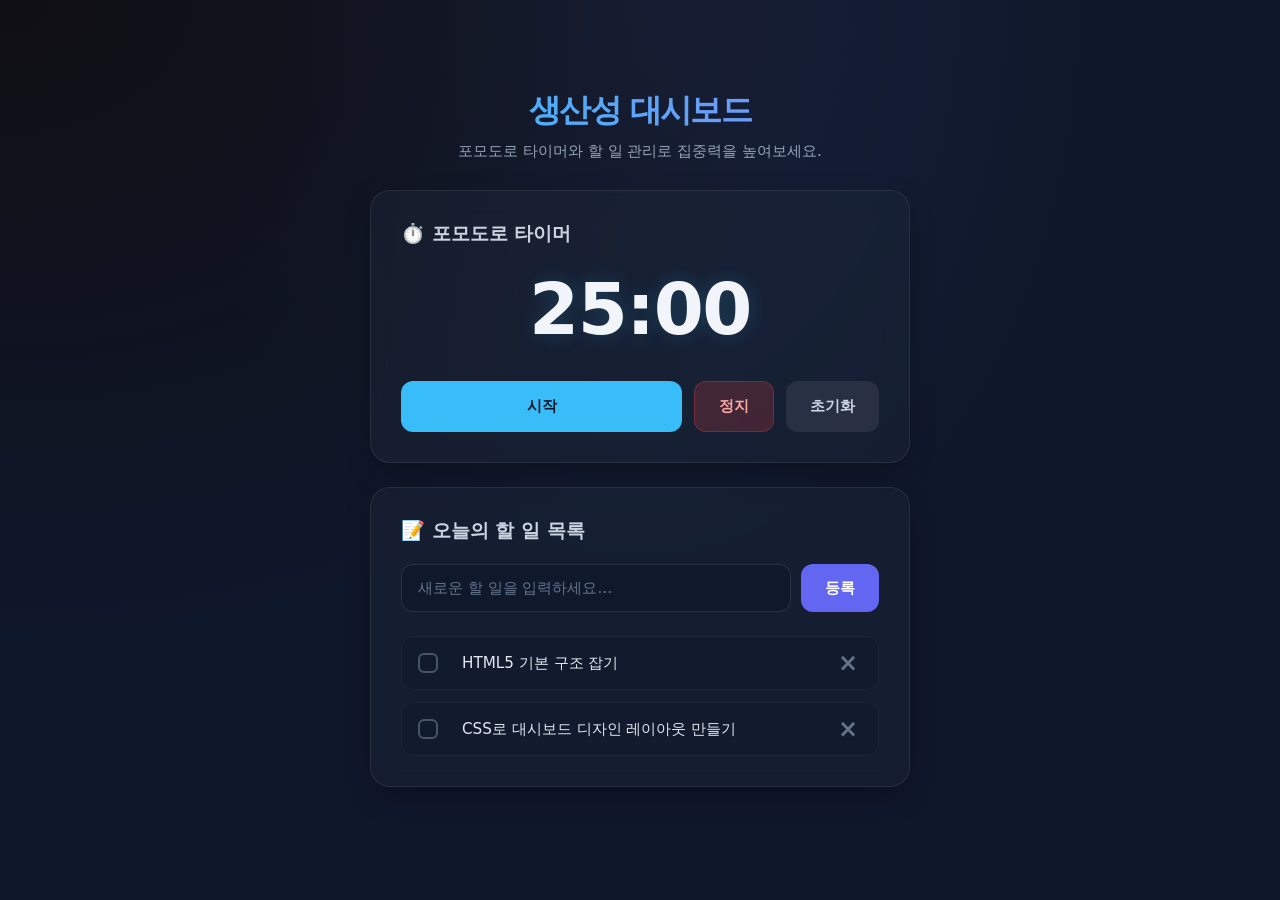
<file: index.html>
<!DOCTYPE html>
<html lang="ko">
<head>
    <meta charset="UTF-8">
    <meta name="viewport" content="width=device-width, initial-scale=1.0">
    <title>포모도로 & To Do List 대시보드</title>
    <link rel="stylesheet" href="listTimerstyle.css">
</head>
<body>

    <main class="dashboard-container">

        <header class="dashboard-header">
            <h1>생산성 대시보드</h1>
            <p>포모도로 타이머와 할 일 관리로 집중력을 높여보세요.</p>
        </header>

        <section class="pomodoro-section">
            <h2>⏱️ 포모도로 타이머</h2>
            <div class="timer-display">
                <span class="minutes">25</span>:<span class="seconds">00</span>
            </div>
            <div class="timer-controls">
                <button type="button" class="btn-start">시작</button>
                <button type="button" class="btn-stop">정지</button>
                <button type="button" class="btn-reset">초기화</button>
            </div>
        </section>

        <section class="todo-section">
            <h2>📝 오늘의 할 일 목록</h2>
            <form class="todo-form">
                <input type="text" class="todo-input" placeholder="새로운 할 일을 입력하세요..." required>
                <button type="submit" class="btn-todo-add">등록</button>
            </form>
            <div class="todo-list-area">
                <ul class="todo-list">
                    <li class="todo-item">
                        <input type="checkbox" id="todo-1">
                        <label for="todo-1">HTML5 기본 구조 잡기</label>
                        <button type="button" class="btn-todo-delete">×</button>
                    </li>
                    <li class="todo-item">
                        <input type="checkbox" id="todo-2">
                        <label for="todo-2">CSS로 대시보드 디자인 레이아웃 만들기</label>
                        <button type="button" class="btn-todo-delete">×</button>
                    </li>
                </ul>
            </div>
        </section>

    </main>

    <script src="listTimer.js"></script>
</body>
</html>
</file>
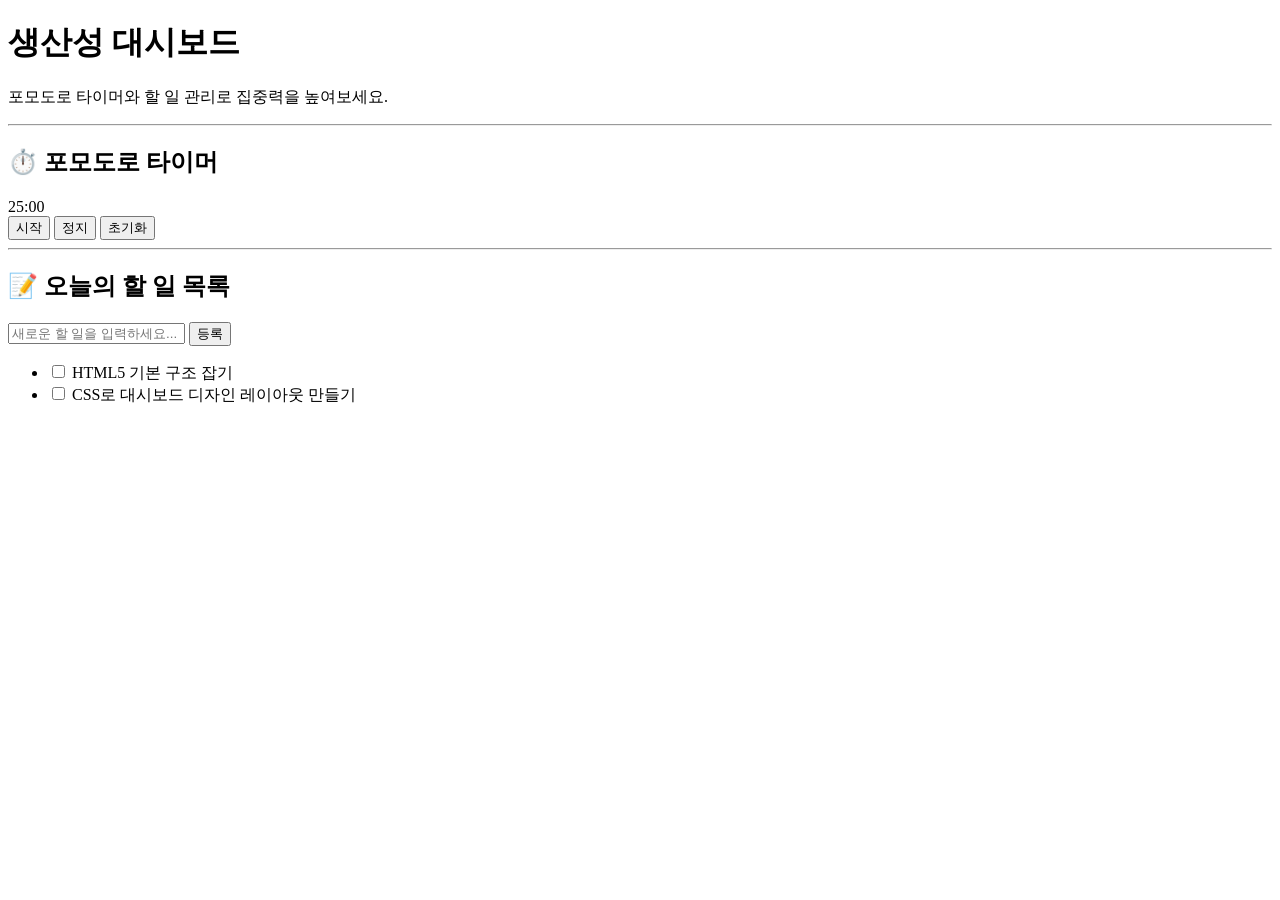
<file: To_Do_List.html>
<!DOCTYPE html>
<html lang="ko">
<head>
    <meta charset="UTF-8">
    <meta name="viewport" content="width=device-width, initial-scale=1.0">
    <title>포모도로 & 투두 대시보드</title>
</head>
<body>

    <main class="dashboard-container">

        <header class="dashboard-header">
            <h1>생산성 대시보드</h1>
            <p>포모도로 타이머와 할 일 관리로 집중력을 높여보세요.</p>
        </header>

        <hr>

        <section class="pomodoro-section">
            <h2>⏱️ 포모도로 타이머</h2>
            
            <div class="timer-display">
                <span class="minutes">25</span>:<span class="seconds">00</span>
            </div>
            
            <div class="timer-controls">
                <button type="button" class="btn-start">시작</button>
                <button type="button" class="btn-stop">정지</button>
                <button type="button" class="btn-reset">초기화</button>
            </div>
        </section>

        <hr>

        <section class="todo-section">
            <h2>📝 오늘의 할 일 목록</h2>
            
            <form class="todo-form" onsubmit="return false;">
                <input type="text" class="todo-input" placeholder="새로운 할 일을 입력하세요..." required>
                <button type="submit" class="btn-todo-add">등록</button>
            </form>
            
            <div class="todo-list-area">
                <ul class="todo-list">
                    <li class="todo-item">
                        <input type="checkbox" id="todo-1">
                        <label for="todo-1">HTML5 기본 구조 잡기</label>
                    </li>
                    <li class="todo-item">
                        <input type="checkbox" id="todo-2">
                        <label for="todo-2">CSS로 대시보드 디자인 레이아웃 만들기</label>
                    </li>
                </ul>
            </div>
        </section>

    </main>

</body>
</html>
</file>
<file: listTimerstyle.css>
/* -------------------------------------------------------------
     Modern Dark Mode (Glassmorphism) Theme
  ------------------------------------------------------------- */

  /* 전체 기본 스타일 초기화 */
  * {
      box-sizing: border-box;
      margin: 0;
      padding: 0;
      font-family: 'Pretendard', -apple-system, BlinkMacSystemFont, system-ui, Roboto, sans-serif;
  }

  /* 1. 전체 배경 (#0f172a 깊은 네이비색) */
  body {
      background-color: #0f172a;
      background-image: 
          radial-gradient(at 0% 0%, hsla(253,16%,7%,1) 0, transparent 50%), 
          radial-gradient(at 50% 0%, hsla(225,39%,30%,0.3) 0, transparent 50%);
      color: #f8fafc;
      min-height: 100vh;
      display: flex;
      justify-content: center;
      align-items: center;
      padding: 20px;
  }

  /* 전체 대시보드 컨테이너 */
  .dashboard-container {
      width: 100%;
      max-width: 540px;
  }

  /* 2. 타이틀 헤더 */
  .dashboard-header {
      text-align: center;
      margin-bottom: 28px;
  }

  .dashboard-header h1 {
      font-size: 2rem;
      font-weight: 700;
      letter-spacing: -0.05em;
      margin-bottom: 8px;
      background: linear-gradient(to right, #38bdf8, #818cf8);
      -webkit-background-clip: text;
      -webkit-text-fill-color: transparent;
  }

  .dashboard-header p {
      color: #94a3b8;
      font-size: 0.95rem;
  }

  /* 구분선 제거 또는 미니멀하게 처리 */
  hr {
      display: none; /* 글래스모피즘 카드 분할을 위해 기존 hr은 숨깁니다 */
  }

  /* 3. 공통 카드 스타일 (부드러운 라운딩 + 투명한 글래스모피즘) */
  .pomodoro-section, 
  .todo-section {
      background: rgba(30, 41, 59, 0.4);
      backdrop-filter: blur(12px);
      -webkit-backdrop-filter: blur(12px);
      border: 1px solid rgba(255, 255, 255, 0.08);
      border-radius: 20px;
      padding: 30px;
      margin-bottom: 24px;
      box-shadow: 0 10px 30px -10px rgba(0, 0, 0, 0.5);
  }

  .pomodoro-section h2,
  .todo-section h2 {
      font-size: 1.2rem;
      font-weight: 600;
      color: #cbd5e1;
      margin-bottom: 20px;
      display: flex;
      align-items: center;
      gap: 8px;
  }

  /* ==========================================
     [섹션별 세부 스타일]
  ========================================== */

  /* 포모도로 타이머 영역 */
  .pomodoro-section {
      text-align: center;
  }

  .timer-display {
      font-size: 4.5rem;
      font-weight: 700;
      font-variant-numeric: tabular-nums; /* 숫자가 변할 때 들썩임 방지 */
      letter-spacing: -0.02em;
      color: #f1f5f9;
      margin: 20px 0 30px 0;
      text-shadow: 0 0 20px rgba(56, 189, 248, 0.2);
  }

  .timer-controls {
      display: flex;
      justify-content: center;
      gap: 12px;
  }

  /* 할 일 목록(To Do) 영역 */
  .todo-form {
      display: flex;
      gap: 10px;
      margin-bottom: 24px;
  }

  .todo-input {
      flex: 1;
      background: rgba(15, 23, 42, 0.6);
      border: 1px solid rgba(255, 255, 255, 0.1);
      border-radius: 12px;
      padding: 14px 16px;
      color: #f8fafc;
      font-size: 0.95rem;
      outline: none;
      transition: border-color 0.2s ease, box-shadow 0.2s ease;
  }

  .todo-input:focus {
      border-color: #6366f1;
      box-shadow: 0 0 0 3px rgba(99, 102, 241, 0.2);
  }

  .todo-input::placeholder {
      color: #64748b;
  }

  /* 투두 리스트 아이템 */
  .todo-list {
      list-style: none;
      display: flex;
      flex-direction: column;
      gap: 12px;
  }

  .todo-item {
      display: flex;
      align-items: center;
      gap: 12px;
      background: rgba(15, 23, 42, 0.3);
      padding: 14px 16px;
      border-radius: 12px;
      border: 1px solid rgba(255, 255, 255, 0.04);
  }

  .todo-item input[type="checkbox"] {
      appearance: none;
      width: 20px;
      height: 20px;
      border: 2px solid #475569;
      border-radius: 6px;
      cursor: pointer;
      position: relative;
      transition: background 0.2s, border-color 0.2s;
  }

  .todo-item input[type="checkbox"]:checked {
      background-color: #10b981;
      border-color: #10b981;
  }

  .todo-item input[type="checkbox"]:checked::after {
      content: '✓';
      position: absolute;
      color: #fff;
      font-size: 13px;
      font-weight: bold;
      top: 50%;
      left: 50%;
      transform: translate(-50%, -50%);
  }

  .todo-item label {
      color: #e2e8f0;
      font-size: 0.95rem;
      cursor: pointer;
      user-select: none;
  }

  .todo-item input[type="checkbox"]:checked + label {
      color: #64748b;
      text-decoration: line-through;
  }


  /* ==========================================
     [버튼 공통 스타일 & 트랜지션]
  ========================================== */
  button {
      font-size: 0.95rem;
      font-weight: 600;
      border: none;
      border-radius: 12px;
      cursor: pointer;
      transition: background-color 0.25s ease, transform 0.1s ease, filter 0.2s ease;
  }

  /* 버튼 마우스 클릭 시 살짝 눌리는 효과 */
  button:active {
      transform: scale(0.98);
  }

  /* 타이머 시작 버튼 (메인 포인트 컬러) */
  .btn-start {
      background-color: #38bdf8;
      color: #0f172a;
      padding: 14px 28px;
      flex: 1;
  }
  .btn-start:hover {
      background-color: #7dd3fc; /* 슬며시 밝아지는 효과 */
  }

  /* 타이머 정지 버튼 */
  .btn-stop {
      background-color: rgba(239, 68, 68, 0.2);
      color: #fca5a5;
      border: 1px solid rgba(239, 68, 68, 0.3);
      padding: 14px 24px;
  }
  .btn-stop:hover {
      background-color: rgba(239, 68, 68, 0.3);
      color: #fef2f2;
  }

  /* 타이머 초기화 버튼 */
  .btn-reset {
      background-color: rgba(255, 255, 255, 0.08);
      color: #cbd5e1;
      padding: 14px 24px;
  }
  .btn-reset:hover {
      background-color: rgba(255, 255, 255, 0.15);
      color: #f8fafc;
  }

  /* 할 일 등록 버튼 */
  .btn-todo-add {
      background-color: #6366f1;
      color: #ffffff;
      padding: 0 24px;
  }
  .btn-todo-add:hover {
      background-color: #818cf8; /* 슬며시 밝아지는 효과 */
  }
  /* 기존 .todo-item 스타일 수정 (우측 정렬을 위해 우측 끝 정렬 추가) */
  .todo-item {
      display: flex;
      align-items: center;
      background: rgba(15, 23, 42, 0.3);
      padding: 14px 16px;
      border-radius: 12px;
      border: 1px solid rgba(255, 255, 255, 0.04);
  }

  /* 체크박스와 라벨을 감싸는 영역이 왼쪽 공간을 다 차지하도록 설정 */
  .todo-item label {
      flex: 1; 
      margin-left: 12px; /* 체크박스와의 간격 */
      color: #e2e8f0;
      font-size: 0.95rem;
      cursor: pointer;
      user-select: none;
  }

  /* 할 일 삭제(X) 버튼 스타일 */
  .btn-todo-delete {
      background: transparent;
      color: #64748b;
      font-size: 1.5rem;
      line-height: 1;
      padding: 0 4px;
      border-radius: 6px;
      transition: color 0.2s ease, background-color 0.2s ease;
  }

  /* 삭제 버튼 마우스 오버 시 레드 계열로 은은하게 변경 */
  .btn-todo-delete:hover {
      color: #f87171;
      background-color: rgba(239, 68, 68, 0.1);
  }
</file>
